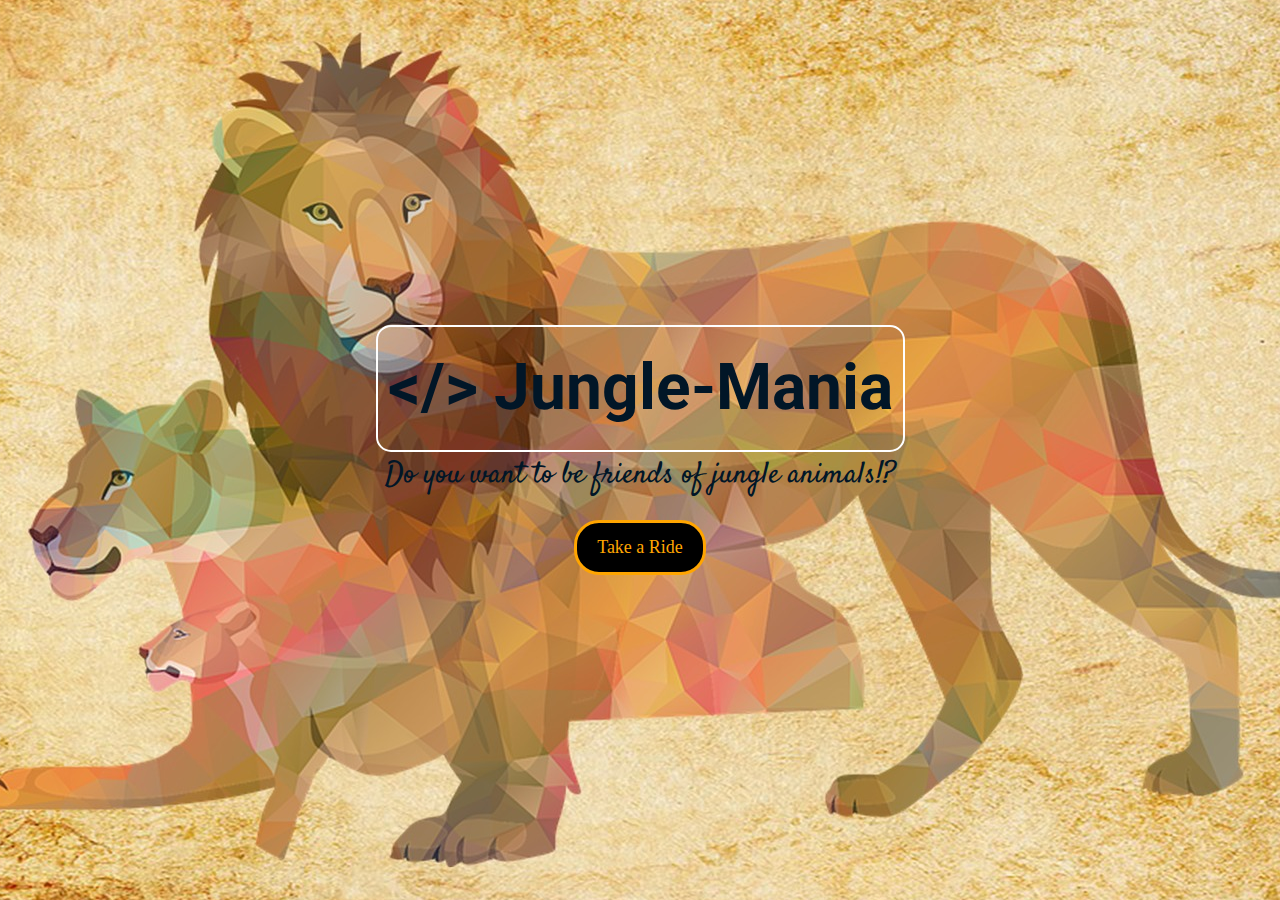
<file: index.html>
<!DOCTYPE html>
<html lang="en">
<head>
    <meta charset="UTF-8">
    <meta name="viewport" content="width=device-width, initial-scale=1.0">
    <meta content="width=device-width, initial-scale=1" name="viewport" />
    <link href="https://stackpath.bootstrapcdn.com/bootstrap/4.5.0/css/bootstrap.min.css" rel="stylesheet" integrity="sha384-9aIt2nRpC12Uk9gS9baDl411NQApFmC26EwAOH8WgZl5MYYxFfc+NcPb1dKGj7Sk" crossorigin="anonymous">
    <link rel="stylesheet" href="./style.css">
    <link href="https://fonts.googleapis.com/css2?family=Satisfy&display=swap" rel="stylesheet">
    <link href="https://fonts.googleapis.com/css2?family=Roboto:wght@700;900&display=swap" rel="stylesheet">
    <title>Document</title>
    
</head>
<body>

    <header id="showcase">
        <h1>&lt;/&gt; Jungle-Mania</h1>
        <p>Do you want to be friends of jungle animals!?  </p>
         <a href="./jungle.html" class="button">Take a Ride</a>
    </header>



</body>
</html>
</file>
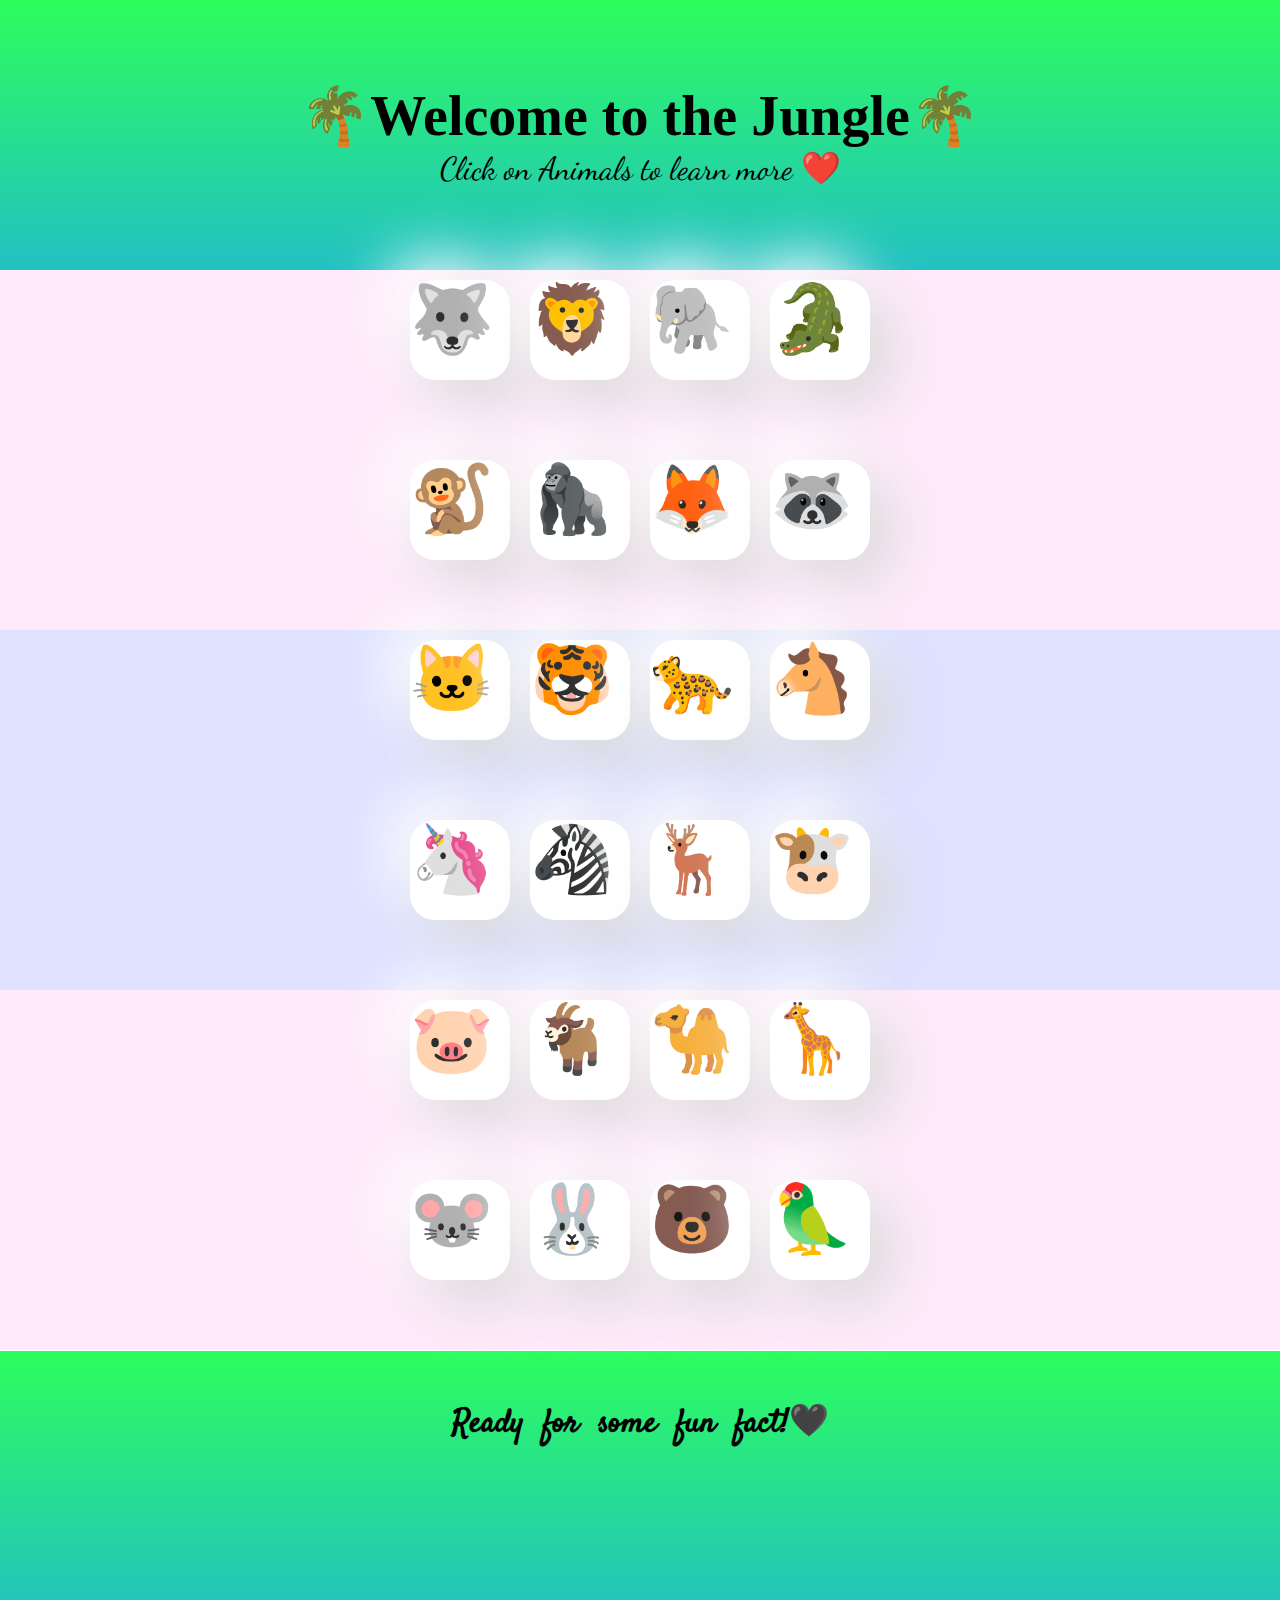
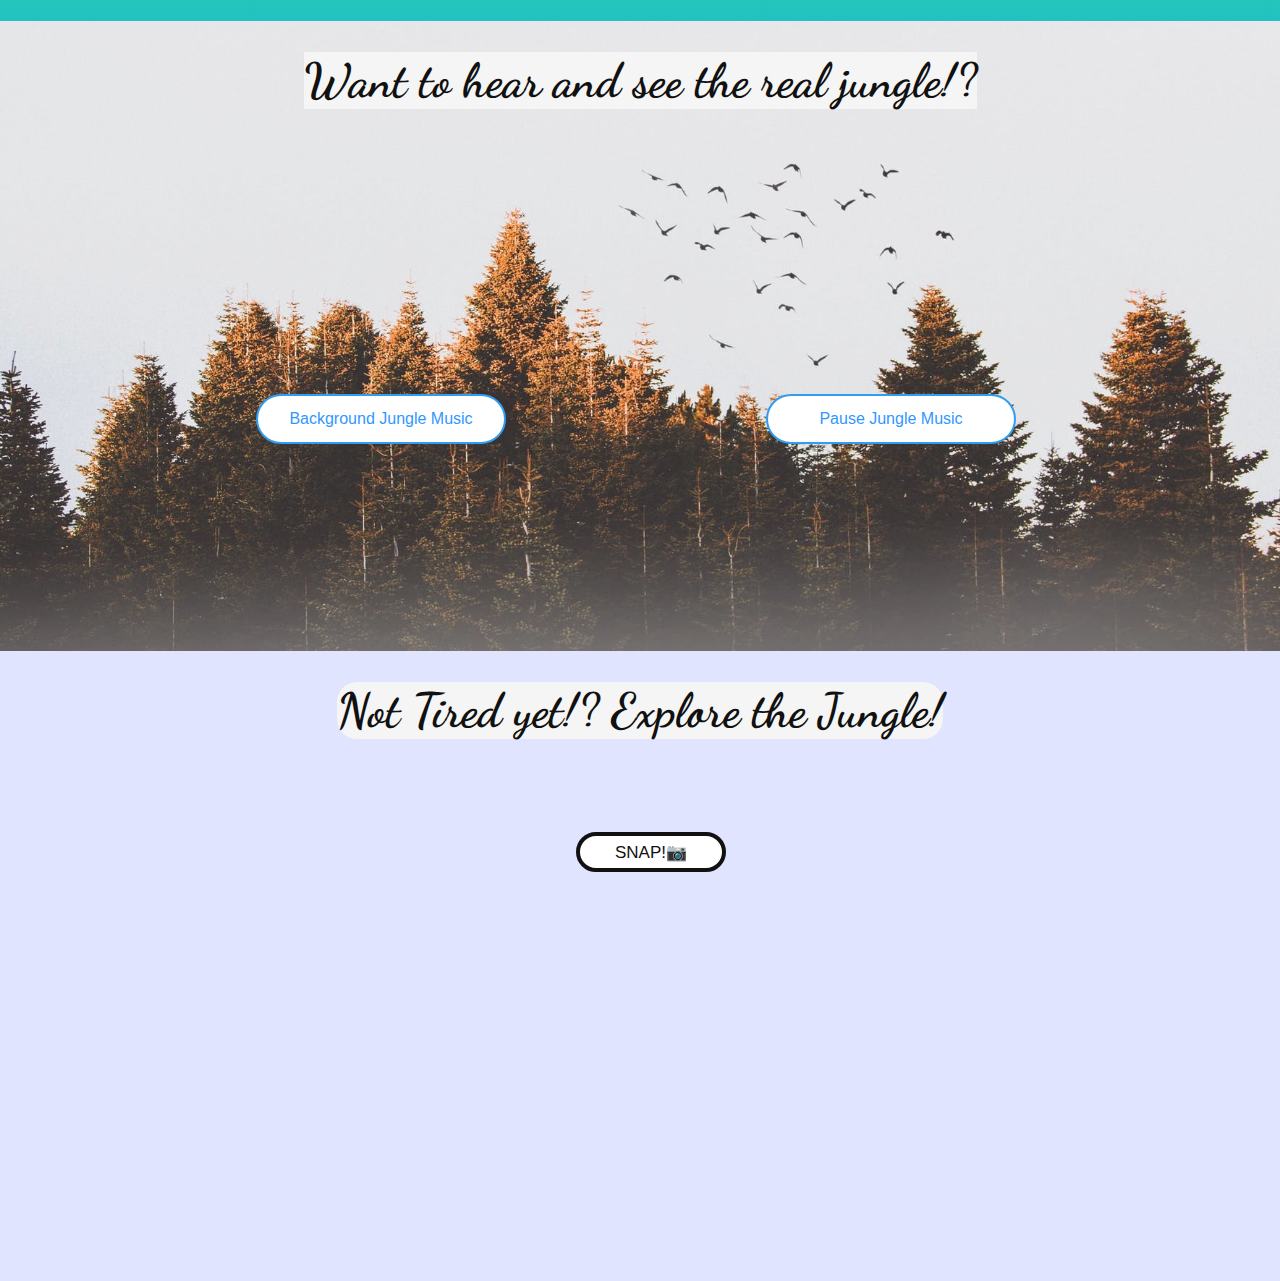
<file: jungle.html>
<!DOCTYPE html>
<html lang="en">
<head>
    <meta charset="UTF-8">
    <meta name="viewport" content="width=device-width, initial-scale=1.0">
    <title>Document</title>
    <link rel="stylesheet" href="./jungle.css">
    <link href="https://fonts.googleapis.com/css?family=Roboto&display=swap" rel="stylesheet" />
	<link href="https://fonts.googleapis.com/css2?family=Roboto:wght@500&display=swap" rel="stylesheet">
    <link href="https://fonts.googleapis.com/css2?family=Satisfy&display=swap" rel="stylesheet">
    <link href="https://fonts.googleapis.com/css2?family=Sacramento&family=Satisfy&display=swap" rel="stylesheet">
    <link href="https://fonts.googleapis.com/css2?family=Handlee&family=Sacramento&family=Satisfy&display=swap" rel="stylesheet">
    <link href="https://fonts.googleapis.com/css2?family=Dancing+Script:wght@700&display=swap" rel="stylesheet">
</head>
<body>
    
   <div class="container">
       <div class="heading-container">
        <h1>🌴Welcome to the Jungle🌴</h1>
        <p>Click on Animals to learn more ❤️ </p>
       </div>
    </div>
       <div class="animal-squad">
        <div class="tab animal" onclick="showAnimalDetail('wolf')">🐺</div>
        <div class="tab animal" onclick="showAnimalDetail('lion')">🦁</div>
        <div class="tab animal" onclick="showAnimalDetail('elephant')">🐘</div>
        <div class="tab animal" onclick="showAnimalDetail('crocodile')">🐊</div>
        
        

       </div>
       <div class="animal-squad">
        <div class="tab animal" onclick="showAnimalDetail('monkey')">🐒</div>
        <div class="tab animal" onclick="showAnimalDetail('gorilla')">🦍</div>
        <div class="tab animal" onclick="showAnimalDetail('fox')">🦊</div>
        <div class="tab animal" onclick="showAnimalDetail('racoon')">🦝</div>
        
        

       </div>

       <div class="animal-squad1">
        <div class="tab animal" onclick="showAnimalDetail('cat')">🐱</div>
        <div class="tab animal" onclick="showAnimalDetail('tiger')">🐯</div>
        <div class="tab animal" onclick="showAnimalDetail('leopard')">🐆</div>
        <div class="tab animal" onclick="showAnimalDetail('horse')">🐴</div>
        
        

       </div>

       <div class="animal-squad1">
        <div class="tab animal" onclick="showAnimalDetail('unicorn')">🦄</div>
        <div class="tab animal" onclick="showAnimalDetail('zebra')">🦓</div>
        <div class="tab animal" onclick="showAnimalDetail('deer')">🦌</div>
        <div class="tab animal" onclick="showAnimalDetail('cow')">🐮</div>
        
        

       </div>

       <div class="animal-squad">
        <div class="tab animal" onclick="showAnimalDetail('pig')">🐷</div>
        <div class="tab animal" onclick="showAnimalDetail('goat')">🐐</div>
        <div class="tab animal" onclick="showAnimalDetail('camel')">🐪</div>
        <div class="tab animal" onclick="showAnimalDetail('giraffe')">🦒</div>
        
        

       </div>

       <div class="animal-squad">
        <div class="tab animal" onclick="showAnimalDetail('rat')">🐭</div>
        <div class="tab animal" onclick="showAnimalDetail('rabbit')">🐰</div>
        <div class="tab animal" onclick="showAnimalDetail('bear')">🐻</div>
        <div class="tab animal last" onclick="showAnimalDetail('parrot')">🦜</div>
        
        

       </div>

       <div class="fact-container">
            <div id="fact"><h1>Ready for some fun fact!🖤</h1></div>
            
       </div>


       <div class="jungle-container">
           <div class="jungle-heading">
           <h1>Want to hear and see the real jungle!?</h1></div>
           <div class="jungle-button">
            <button class="btn" onclick="playJungleMusic()">Background Jungle Music </button>
			<button class="btn" onclick="pauseJungleMusic()">Pause Jungle Music </button> 

           </div>
       </div>


       <div class="image-container " id="image">
        <div class="image-heading">
        <h1>Not Tired yet!? Explore the Jungle!</h1></div>
        <div class="image-button">
         <button class="btn1" onclick="display()"> Snap!📷 </button>

        </div>
    </div>






			


  

<script src="./main.js"></script>
</body>
</html>
</file>
<file: style.css>
*

{
    margin: 0;
    padding: 0;
    box-sizing: border-box;
}

body{
    line-height: 1.6;
    overflow: hidden;
    font-size: 1.4rem;
}

#showcase
{
    background:  url("./images/bg.jpg");
    
    height: 100vh;
    background-size: contain;
    background-position: center;
    display: flex;
    flex-direction: column;
    justify-content: center;
    align-items: center;
    padding: 0 20px;
    position: relative;
    
}

#showcase h1
{
    font-size:4rem ;
    color: #011627;
    font-family: 'Roboto', cursive;
    /* background-color: #e2e2df; */
    border:2px solid white;
    border-radius: 15px;
    padding: 10px;
}

#showcase p{
    font-size: 30px;
    font-family: 'Satisfy', cursive;
}


#showcase .button
{
    font-size: 18px;
    text-decoration: none;
    color:orange;
    border:3px solid orange;
    padding:10px 20px;
    margin-top: 20px;
    background-color: black;
    border-radius: 25px;
}










@media screen and (min-width:480px)
{
#showcase
{
    background:url("./images/bgsmall.jpg");
    background-position: center;
}

#showcase h1
{
    font-size: 2.5rem;
    color: #001233;
}

#showcase p{
    font-size: 20px;
    color:white;
}
}


@media screen and (max-width:480px)
{
#showcase
{
    background:url("./images/bgsmall.jpg");
    background-position: center;
}

#showcase h1
{
    font-size: 2.5rem;
    color: #001233;
}

#showcase p{
    font-size: 20px;
    color:white;
}
}







@media screen and (min-width:600px)
{
#showcase
{
    background:url("./images/bgsmall.jpg");
    background-position: center;
}

#showcase h1
{
    font-size: 4rem;
    color: #001233;
}

#showcase p{
    font-size: 30px;
    color:white
    


}
}




@media screen and (min-width:768px)
{
    #showcase
    {
    background:  url("./images/bg.jpg");
    background-position: center;

    }

    #showcase h1
{
    font-size: 4rem;
    color: #011627;
    
}

#showcase p {
   color: #011627;
}

  
}
</file>
<file: jungle.css>
*
{
    margin:0;
    padding: 0;
    box-sizing: border-box;

}

body{
    scroll-behavior: smooth;
}


.container
{
    height:30vh;
    display: flex;
    flex-direction: column;
    align-items: center;
    justify-content: center;
    width:auto;
    background: rgb(34,193,195);
    background: linear-gradient(0deg, rgba(34,193,195,1) 0%, rgba(45,253,93,1) 100%);
}


.heading-container
{
    
    padding:20px 12px;
    text-align: center;
}

.heading-container h1{
    font-size: 3.5rem;
}

.heading-container p{
    font-size:2rem;
    font-family: 'Dancing Script', cursive;
}




.animal-squad
{
    height: 20vh;
    background: #feeafa;
    display: flex;
    flex-direction: row;
    flex-wrap: wrap;
    justify-content: center;
    
    
}


.animal-squad1
{
    height: 20vh;
    background: #dee2ff;
    display: flex;
    flex-direction: row;
    flex-wrap: wrap;
    justify-content: center;
    
}

.fact-container
{
    height:20vh;
    text-align: center;
    background: rgb(34,193,195);
    background: linear-gradient(0deg, rgba(34,193,195,1) 0%, rgba(45,253,93,1) 100%);
    
}


#fact
{
    
    width:auto;
    height: 20vh;
    
    text-align: center;
    margin:0 auto;
    margin-top:1px;
    font-family: 'Satisfy', cursive;
    font-size: 2rem;
    padding-top:30px;
   
   
   
}
#fact h1
{
    text-align:center;
    font-size:2rem;
   text-align: center;
   word-spacing: 10px;
   font-family: 'Satisfy', cursive;
   padding-top:20px;
}

.animal
{
    width:100px;
    height:100px;
    font-size:4.2em;
    border-radius: 25px;
    justify-content: center;
    align-items: center;
    cursor:pointer;
    margin:10px;

    
}

.animal:hover{
    border:2px solid black;
}

.tab {
    background: #ffffff;
    box-shadow: 20px 20px 60px #d9d9d9, -20px -20px 60px #ffffff;
  }



.jungle-container
{
    height:70vh;
    background:#dee2ff;
    display: flex;
    flex-direction: column;
    background: url("./images/jungle.jpeg");
    background-position: center;
    background-repeat: no-repeat;
    background-size: cover;
    opacity: 0.93;
  

}
.jungle-heading
{
    height:20vh;
    text-align: center;
    margin:0 auto;
    margin-top:1px;
    font-family: 'Satisfy', cursive;
    font-size: 2rem;
    padding-top:30px;
    z-index: 2;
}

/* .jungle-desc
{
    height:30vh;
   
    padding:20px 12px;
    text-align: center;
    
} */

.jungle-heading h1
{
    font-size: 3rem;
    font-family: 'Dancing Script', cursive;
    text-align: center;
    background-color: whitesmoke;
    
}

.jungle-button
{
    height:40vh;
    width:100%;
    /* border:2px solid black; */
    margin:0 auto;
   
    
    
    

}

.btn
{
    border: 2px solid black;
    background-color: white;
    padding: 14px 25px;
    color: dodgerblue;
    text-align: center;
    margin-left: 15%;
    margin-top:15%;
    border-color: #2196f3;
    cursor: pointer;
    font-size: 16px;
    width: 250px;
    z-index: 4;
    border-radius: 25px;
}


  .btn:hover {
    background: black;
    color:skyblue;
    border-radius: 25px;
  } 



.image-container
{
    height:100vh;
    background:#dee2ff;
    display: flex;
    flex-direction: column;
    background-position: center;
    background-repeat: no-repeat;
    background-size: cover;
    opacity: 0.93;
}

#image
{
    background-position: center;
}


.image-heading
{
    height:20vh;
    text-align: center;
    margin:0 auto;
    margin-top:1px;
    font-family: 'Satisfy', cursive;
    font-size: 1.5rem;
    padding-top:30px;
    z-index: 2;
}

.image-heading h1
{
    font-size: 3rem;
    font-family: 'Dancing Script', cursive;
    text-align: center;
    background-color: whitesmoke;
    border-radius: 20px;
    
}
.image-button
{
    height:40vh;
    width:100%;
    /* border:2px solid black; */
    margin:0 auto;
   
}

.btn1
{
    width: 200px;
    height: 60px;
    background: white;
    border:4px solid;
    color:black;
    font-weight: 700;
    text-transform: uppercase;
    cursor: pointer;
    font-size: 20px;
    margin-left: 40%;
    border-radius: 25px;
  


}

.btn1:hover
{
    background: black;
    color:skyblue;
    border-radius: 25px;
}












































































/* MEDIA QUERIES*/
@media screen and (max-width:400px)
{

    .container{
        height:60vh;
    }

    .heading-container h1 
    {
        font-size: 1.5rem;
    }

    .heading-container p {
       font-size: 1.2rem;
    }
    .fact-container
    {
        height:30vh;
    }
    
    #fact
    {
        height: 30vh;
        font-size: 20px;
    
    }
   .last
   {
       display: none;
   }
   .animal
{
    width:70px;
    height:70px;
    font-size: 3rem;
    

}

.jungle-heading h1 , .image-heading h1
{
    font-size: 1.2rem;
   
}

.jungle-container ,.image-container
{
    height:70vh;
}
.btn{
    margin-left: 10%;
}
.btn1{
    width:150px;
    font-size: 17px;
    margin-left:20%;
    font-weight: 400;
    height:40px;
}




}





@media screen and (min-width:480px)
{
       .container
       {
           height:30vh;
       }
       .heading-container h1{
        font-size: 2rem;
    }
    .fact-container
    {
        height:30vh;
    }
    
    #fact
    {
        height: 30vh;
        font-size: 1.5rem;;
    
    }
    .animal
    {
        width:100px;
        height:100px;
        margin:10px;
        font-size: 4.2rem;
    
    }
    .jungle-heading h1 , .image-heading h1
    {
        font-size: 1.7rem;
       
    }
    
    .jungle-container,.image-container
    {
        height:70vh;
    }
    .btn{
        margin-left: 22%;
    }

    .btn1{
        width:150px;
    font-size: 17px;
    margin-left:30%;
    font-weight: 400;
    height:40px;
    }
   

   
}



@media screen and (max-width:480px)
{
       .container
       {
           height:30vh;
       }
       .heading-container h1{
        font-size: 2rem;
    }
    .fact-container
    {
        height:30vh;
    }
    
    #fact
    {
        height: 30vh;
        font-size: 1.5rem;;
    
    }
    .animal
    {
        width:70px;
        height:70px;
        margin:10px;
        font-size: 3rem;
    
    }
    .jungle-heading h1 , .image-heading h1
    {
        font-size: 1.7rem;
       
    }
    
    .jungle-container,.image-container
    {
        height:70vh;
    }
    .btn{
        margin-left: 22%;
    }

    .btn1{
        width:150px;
    font-size: 17px;
    margin-left:30%;
    font-weight: 400;
    height:40px;
    }
   


   
}







@media screen and (min-width:600px)
{


    .container
    {
        height:30vh;
    }
    .fact-container
    {
        height:30vh;
    }
    
    #fact
    {
        height: 30vh;
        font-size: 1.5rem;
    
    }
    .last{
        display: block;
    }
    .jungle-heading h1 , .image-container h1
{
    font-size: 2rem;
   
}

.jungle-container , .image-container
{
    height:100vh;
}
.btn{
    margin-left: 30%;
}
.btn1{
    margin-left:35%;
}
.last
    {
        display: block;
    }
}











@media screen and (min-width:768px)
{
    .container
    {
        height:30vh;
    }
    .heading-container h1{
        font-size: 3.5rem;
    }

    .fact-container
{
    height:30vh;
    
}

#fact
{
    height: 30vh;
    font-size: 1.3rem;;

}
.jungle-container , .image-container
{
    height:100vh;
}
.btn{
    margin-left: 30%;
}
.btn1
{
    margin-left: 40%;
}


}


@media screen and (min-width:800px)
{
    .jungle-container , .image-container
{
    height:70vh;
}
.jungle-heading h1 , .image-heading h1
{
    font-size: 3rem;
}
.btn{
    margin-left: 20%;
}
.btn1{
   margin-left: 45%;
}

#fact
{
    font-size: 2rem;
}
}
</file>
